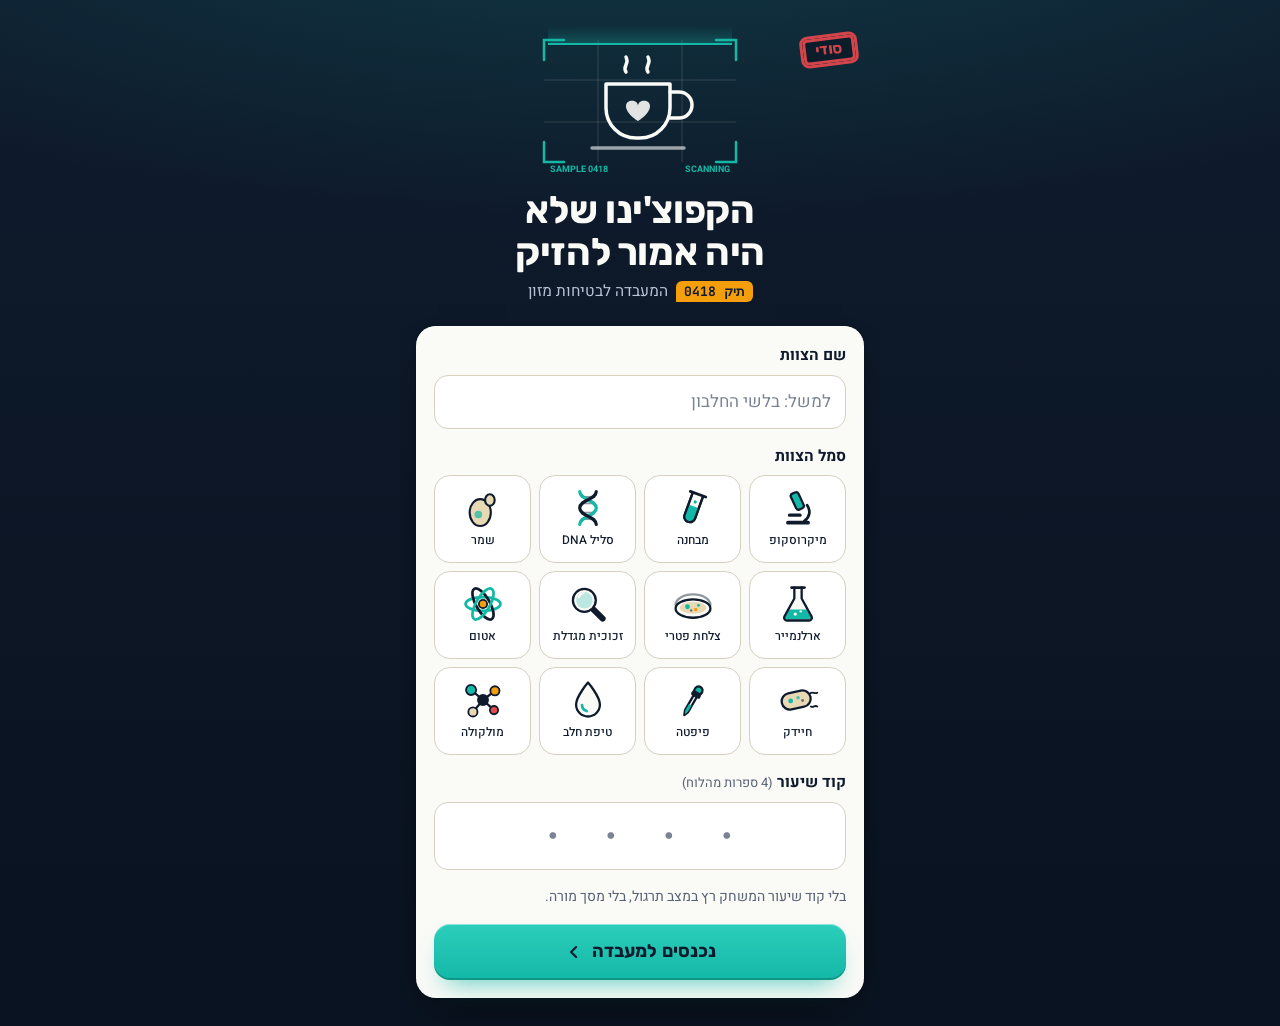
<file: public/index.html>
<!doctype html>
<html lang="he" dir="rtl">
<head>
<meta charset="utf-8">
<meta name="viewport" content="width=device-width, initial-scale=1, viewport-fit=cover">
<meta name="theme-color" content="#0F1B2D">
<title>תיק חקירה 0418 · הקפוצ'ינו שלא היה אמור להזיק</title>
<link rel="preconnect" href="https://fonts.googleapis.com">
<link rel="preconnect" href="https://fonts.gstatic.com" crossorigin>
<link href="https://fonts.googleapis.com/css2?family=Heebo:wght@400;500;700&family=JetBrains+Mono:wght@500;700&family=Rubik:wght@500;700&display=swap" rel="stylesheet">
<link rel="stylesheet" href="css/style.css">
</head>
<body>
<header id="top" class="top" hidden></header>
<main id="app" tabindex="-1"></main>
<nav id="progress" class="progress" aria-label="התקדמות בראיות" hidden></nav>
<div id="layer"></div>
<div id="drops" aria-hidden="true"></div>
<noscript><p style="color:#FAFAF7;padding:24px">כדי לשחק צריך להפעיל JavaScript בדפדפן.</p></noscript>
<script src="js/hash.js"></script>
<script src="js/art.js"></script>
<script src="js/content.js"></script>
<script src="js/app.js"></script>
</body>
</html>
</file>
<file: public/css/style.css>
/* תיק חקירה במעבדה פורנזית: פלטת האפיון + גוונים נגזרים לניגודיות */
:root {
  --night: #0F1B2D; --night2: #17283F; --deep: #0A1321; --line: #2C4160;
  --teal: #14B8A6; --teal-d: #0B6E63; --teal-l: #5EEAD4;
  --milk: #FAFAF7; --paper: #E8D9B5; --paper-d: #D6C394;
  --amber: #F59E0B; --amber-d: #8A5300;
  --red: #E5484D; --red-d: #C22D35; --red-l: #FFB1B4;
  --wa: #25D366;
  --ink2: #B7C5D9; --ink3: #8FA2BC; --sub: #566173;
  --hair: rgba(255, 255, 255, .1); --panel: rgba(255, 255, 255, .055);
  --head: 'Rubik', 'Heebo', system-ui, sans-serif;
  --body: 'Heebo', 'Assistant', system-ui, -apple-system, 'Segoe UI', sans-serif;
  --mono: 'JetBrains Mono', 'IBM Plex Mono', ui-monospace, 'SF Mono', Menlo, monospace;
  --ease: cubic-bezier(.16, 1, .3, 1);
  --lift: 0 1px 0 rgba(255, 255, 255, .7) inset, 0 22px 44px -22px rgba(0, 0, 0, .75), 0 2px 6px rgba(0, 0, 0, .18);
  --top: 60px; --foot: 74px; --r: 20px;
}
*, *::before, *::after { box-sizing: border-box; }
html { -webkit-text-size-adjust: 100%; overflow-x: hidden; background: var(--deep); scrollbar-color: var(--line) transparent; scrollbar-width: thin; }
body { margin: 0; color: var(--milk); font: 400 17px/1.55 var(--body); min-height: 100dvh; overscroll-behavior-y: none; caret-color: var(--teal);
  background: radial-gradient(130% 55% at 50% -12%, rgba(20, 184, 166, .2), transparent 62%), linear-gradient(180deg, var(--night) 0%, var(--deep) 100%) fixed; }
/* נייר מילימטרי של מעבדה, דוהה כלפי מטה */
body::before { content: ''; position: fixed; inset: 0; z-index: -1; pointer-events: none;
  background-image: linear-gradient(rgba(255, 255, 255, .04) 1px, transparent 1px), linear-gradient(90deg, rgba(255, 255, 255, .04) 1px, transparent 1px);
  background-size: 28px 28px; background-position: center top;
  -webkit-mask-image: radial-gradient(120% 75% at 50% 0%, #000 20%, transparent 78%); mask-image: radial-gradient(120% 75% at 50% 0%, #000 20%, transparent 78%); }
::selection { background: var(--teal); color: var(--night); }
::-webkit-scrollbar { width: 8px; height: 8px; }
::-webkit-scrollbar-thumb { background: var(--line); border-radius: 8px; }
/* אנימציות (חותמת נוחתת, רעידה) לא מרחיבות את הדף לרוחב */
#app, .overlay, .modal { overflow-x: clip; }
h1, h2, h3, legend, .btn, .stamp { font-family: var(--head); font-weight: 700; }
h1 { font-size: 27px; line-height: 1.18; letter-spacing: -.01em; margin: 0 0 8px; text-wrap: balance; }
h2 { font-size: 19px; line-height: 1.25; margin: 0 0 8px; }
p { margin: 0 0 10px; }
button, input, textarea { font: inherit; color: inherit; }
button { cursor: pointer; -webkit-tap-highlight-color: transparent; }
[hidden] { display: none !important; }
.mono { font-family: var(--mono); font-variant-numeric: tabular-nums; }
.sr { position: absolute; width: 1px; height: 1px; overflow: hidden; clip-path: inset(50%); white-space: nowrap; }
:focus-visible { outline: 3px solid var(--amber); outline-offset: 3px; border-radius: 6px; }
svg.ui { width: 1.25em; height: 1.25em; flex: none; vertical-align: -.24em; }
#app { max-width: 480px; margin: 0 auto; padding: calc(var(--top) + 18px) 16px calc(var(--foot) + 32px); outline: none; }
body[data-screen="join"] #app { padding-top: 20px; padding-bottom: 28px; }
body[data-screen="chat"] #app { padding: 0; }
.screen { display: flex; flex-direction: column; gap: 16px; animation: enter .5s var(--ease); }
@keyframes enter { from { opacity: 0; transform: translateY(12px); filter: blur(6px); } }
svg.art { display: block; max-width: 100%; height: auto; }
svg.art text { font-family: var(--body); }

/* ---------- כותרת עליונה ומד התקדמות ---------- */
.top { position: fixed; inset: 0 0 auto 0; z-index: 20; height: var(--top); background: rgba(12, 22, 38, .72); -webkit-backdrop-filter: blur(16px) saturate(1.5); backdrop-filter: blur(16px) saturate(1.5); border-bottom: 1px solid var(--hair); display: flex; align-items: center; gap: 10px; padding: 0 max(12px, calc(50% - 228px)); --t: 1; --tc: var(--teal); }
/* פס הזמן שנותר */
.top::after { content: ''; position: absolute; inset: auto 0 -1px 0; height: 2px; background: var(--tc); transform: scaleX(var(--t)); transform-origin: right; transition: transform 1s linear, background .4s; }
.top.idle::after { opacity: 0; }
.team { display: flex; align-items: center; gap: 9px; min-width: 0; flex: 1; }
.team .ico { width: 36px; flex: none; background: var(--milk); border-radius: 50%; padding: 3px; box-shadow: 0 0 0 2px rgba(20, 184, 166, .55); }
.team b { font-family: var(--head); white-space: nowrap; overflow: hidden; text-overflow: ellipsis; font-size: 16px; }
.net { font-size: 12px; font-weight: 700; background: var(--amber); color: var(--night); padding: 2px 9px; border-radius: 99px; white-space: nowrap; }
.timer { font: 700 18px/1 var(--mono); font-variant-numeric: tabular-nums; display: flex; align-items: center; gap: 7px; padding: 9px 13px 9px 11px; border-radius: 99px; background: var(--panel); border: 1px solid var(--hair); transition: background .4s, color .4s, border-color .4s; }
.timer .ui { width: 17px; height: 17px; color: var(--teal-l); }
.timer small { font: 700 11px/1 var(--body); }
.timer.idle { color: var(--ink3); }
.timer.idle .ui { color: inherit; }
.timer.warn { color: var(--amber); border-color: rgba(245, 158, 11, .5); background: rgba(245, 158, 11, .1); }
.timer.over { color: #FF8A8E; border-color: rgba(229, 72, 77, .6); background: rgba(229, 72, 77, .14); }
.timer.warn .ui, .timer.over .ui { color: inherit; }
.iconbtn { width: 44px; height: 44px; flex: none; border-radius: 50%; border: 1px solid var(--hair); background: var(--panel); display: grid; place-items: center; color: var(--ink2); transition: background .2s, color .2s; }
.iconbtn:hover, .iconbtn[aria-pressed="true"] { color: var(--milk); background: rgba(255, 255, 255, .1); }
.iconbtn .ui { width: 21px; height: 21px; }
.progress { position: fixed; inset: auto 0 0 0; z-index: 20; height: var(--foot); background: rgba(12, 22, 38, .78); -webkit-backdrop-filter: blur(16px) saturate(1.5); backdrop-filter: blur(16px) saturate(1.5); border-top: 1px solid var(--hair); display: flex; justify-content: center; align-items: center; padding-bottom: env(safe-area-inset-bottom); }
.track { list-style: none; margin: 0; padding: 0; display: flex; width: min(100%, 340px); }
.pg { flex: 1; position: relative; display: flex; flex-direction: column; align-items: center; gap: 4px; font-size: 11.500px; color: var(--ink3); }
.pg + .pg::before { content: ''; position: absolute; top: 16px; inset-inline-start: calc(-50% + 20px); width: calc(100% - 40px); height: 2px; border-radius: 2px; background: var(--line); transition: background .4s; }
.pg.done + .pg::before { background: var(--teal); }
.pg i { font: 700 14px/1 var(--mono); width: 34px; height: 34px; border-radius: 50%; border: 2px solid var(--line); background: var(--night); display: grid; place-items: center; transition: background .3s, border-color .3s; }
.pg i .ui { width: 18px; height: 18px; stroke-width: 3; }
.pg.cur { color: var(--amber); }
.pg.cur i { border-color: var(--amber); box-shadow: 0 0 0 4px rgba(245, 158, 11, .16); }
.pg.done { color: var(--teal-l); }
.pg.done i { background: var(--teal); border-color: var(--teal); color: var(--night); }

/* ---------- רכיבים ---------- */
.btn { display: flex; align-items: center; justify-content: center; gap: 8px; width: 100%; min-height: 56px; padding: 12px 20px; border: 0; border-radius: 16px; background: linear-gradient(180deg, #2CCDBB, var(--teal)); color: var(--night); font-size: 18px; letter-spacing: .005em; box-shadow: inset 0 1px 0 rgba(255, 255, 255, .45), inset 0 -2px 0 rgba(11, 110, 99, .45), 0 14px 26px -12px rgba(20, 184, 166, .7); transition: transform .18s var(--ease), box-shadow .18s var(--ease), filter .18s; }
.btn:hover:not(:disabled) { filter: brightness(1.06); }
.btn:active:not(:disabled) { transform: scale(.975); box-shadow: inset 0 1px 0 rgba(255, 255, 255, .3), 0 6px 12px -8px rgba(20, 184, 166, .7); }
.btn:disabled { background: var(--night2); color: var(--ink3); box-shadow: inset 0 0 0 1px var(--line); cursor: not-allowed; }
.btn .ui { width: 20px; height: 20px; stroke-width: 2.500; }
.btn.ghost { background: transparent; color: inherit; box-shadow: inset 0 0 0 1.500px currentColor; }
.btn.danger { background: var(--red-d); color: #fff; box-shadow: inset 0 1px 0 rgba(255, 255, 255, .25), 0 14px 26px -12px rgba(194, 45, 53, .7); }
/* חלון אישור איפוס */
.reset h2 { display: flex; align-items: center; gap: 8px; margin: 0; }
.reset h2 .ui { color: var(--red-d); }
.reset p { margin: 0; }
.confirm { display: grid; grid-template-columns: 1fr 1fr; gap: 8px; margin-top: 4px; }
.btn.amber { background: linear-gradient(180deg, #FBB740, var(--amber)); box-shadow: inset 0 1px 0 rgba(255, 255, 255, .45), inset 0 -2px 0 rgba(138, 83, 0, .4), 0 14px 26px -12px rgba(245, 158, 11, .7); }
.btn.big { min-height: 88px; font-size: 26px; border-radius: 20px; }
.linkbtn { display: inline-flex; align-items: center; gap: 7px; background: var(--panel); border: 1px solid var(--hair); border-radius: 99px; min-height: 44px; color: var(--teal-l); font-weight: 500; font-size: 15.500px; align-self: flex-start; padding: 0 16px 0 14px; transition: background .2s; }
.linkbtn:hover { background: rgba(255, 255, 255, .1); }
.card { background: var(--milk); color: var(--night); border-radius: var(--r); padding: 18px; box-shadow: var(--lift); }
.panel { background: linear-gradient(180deg, rgba(255, 255, 255, .075), rgba(255, 255, 255, .03)); border: 1px solid var(--hair); border-radius: var(--r); padding: 16px; }
.paper { background: var(--paper); color: var(--night); border-radius: 14px; padding: 18px; box-shadow: var(--lift); }
.kicker { font: 700 13px/1 var(--mono); letter-spacing: .08em; color: var(--teal); margin: 0; }
.lead { color: var(--ink2); margin: 0; }
.fine { font-size: 14px; color: var(--sub); margin: 0; }
.fine.center, .center { text-align: center; }
.screen > .fine { color: var(--ink3); }
.err { color: var(--red-d); font-weight: 700; font-size: 15px; margin: 0; display: flex; align-items: center; gap: 6px; }
.err:empty { display: none; }
.field { display: flex; flex-direction: column; gap: 7px; font-weight: 700; font-size: 15.500px; }
.field small { font-weight: 400; color: var(--sub); }
input:not([type=radio]), textarea { width: 100%; border: 1.500px solid #D5D0C0; border-radius: 14px; background: #fff; color: var(--night); padding: 13px 14px; min-height: 52px; font-size: 17px; font-weight: 400; transition: border-color .2s, box-shadow .2s; }
input::placeholder, textarea::placeholder { color: #7A8494; }
textarea { resize: vertical; line-height: 1.45; display: block; }
input:focus, textarea:focus { outline: none; border-color: var(--teal-d); box-shadow: 0 0 0 4px rgba(20, 184, 166, .28); }
.tagnum { display: inline-block; white-space: nowrap; flex: none; font: 700 12px/1 var(--mono); background: var(--amber); color: var(--night); padding: 5px 9px; border-radius: 6px 6px 6px 0; }
.stamp { display: inline-block; color: var(--red-d); border: 3px solid currentColor; border-radius: 8px; padding: 3px 12px; font-size: 18px; letter-spacing: .04em; line-height: 1.3; white-space: nowrap; box-shadow: inset 0 0 0 2px transparent, inset 0 0 0 3px currentColor; opacity: .92; }
.stamp.tilt { transform: rotate(-7deg); }
.stamp.teal { color: var(--teal); }
.stamp.small { font-size: 14px; padding: 2px 8px; border-width: 2px; }
.stamp.big { font-size: 30px; padding: 6px 20px; border-width: 4px; }
.stamp.land { animation: land .45s cubic-bezier(.2, 1.4, .4, 1) .55s both; }
@keyframes land { from { transform: rotate(-7deg) scale(2.600); opacity: 0; filter: blur(4px); } to { transform: rotate(-7deg) scale(1); opacity: .92; filter: none; } }
.lock { width: 34px; overflow: visible; }
.lock .shackle { transform-box: view-box; transform-origin: 29px 23px; transition: transform .6s cubic-bezier(.3, 1.5, .5, 1); }
.lock.open .shackle { transform: translateY(-3px) rotate(30deg); }
.biglock .shackle { stroke: var(--milk); }
.chalk { background: var(--night2); border: 8px solid var(--paper-d); border-radius: 12px; padding: 14px 12px 10px; color: var(--milk); text-align: center; font-family: var(--head); display: flex; flex-direction: column; align-items: center; gap: 4px; box-shadow: inset 0 0 0 2px rgba(15, 27, 45, .5), inset 0 10px 30px rgba(0, 0, 0, .35); }
.chalk-new { color: var(--amber); font-size: 22px; transform: rotate(-4deg); }
.chalk-line { font-size: 19px; line-height: 1.3; }
.chalk .art { width: 54px; opacity: .9; }
.chalk-in { background: transparent !important; color: var(--milk) !important; border: 2px dashed rgba(250, 250, 247, .5) !important; text-align: center; font: 700 20px/1.35 var(--head) !important; box-shadow: none !important; }
.chalk-in::placeholder { color: rgba(250, 250, 247, .7); font-weight: 500; }
.toast { position: fixed; z-index: 60; bottom: calc(var(--foot) + 18px); inset-inline: 16px; margin: auto; width: fit-content; max-width: 440px; background: var(--milk); color: var(--night); padding: 11px 20px; border-radius: 99px; font-weight: 700; box-shadow: 0 18px 36px -12px rgba(0, 0, 0, .7); animation: enter .4s var(--ease); }
.overlay { position: fixed; inset: 0; z-index: 50; background: rgba(8, 15, 27, .86); -webkit-backdrop-filter: blur(14px); backdrop-filter: blur(14px); display: grid; place-items: center; text-align: center; padding: 24px; animation: fade .3s; }
@keyframes fade { from { opacity: 0; } }
.overlay > div { max-width: 420px; width: 100%; }
.overlay h2 { font-size: 26px; margin: 10px 0 18px; text-wrap: balance; }
.overlay p { color: var(--ink2); }
.pause-ico { width: 84px; height: 84px; margin: 0 auto 6px; border-radius: 50%; display: grid; place-items: center; color: var(--amber); background: rgba(245, 158, 11, .12); border: 1px solid rgba(245, 158, 11, .45); }
.pause-ico .ui { width: 40px; height: 40px; stroke-width: 2.500; }
.vote-btns { display: grid; grid-template-columns: 1fr 1fr; gap: 12px; }
.modal { position: fixed; inset: 0; z-index: 40; background: rgba(8, 15, 27, .7); -webkit-backdrop-filter: blur(8px); backdrop-filter: blur(8px); display: flex; align-items: flex-end; justify-content: center; animation: fade .25s; }
.modal-card { background: var(--paper); color: var(--night); width: min(100%, 480px); max-height: 90dvh; overflow: auto; border-radius: 26px 26px 0 0; padding: 22px 16px calc(20px + env(safe-area-inset-bottom)); display: flex; flex-direction: column; gap: 12px; animation: up .45s var(--ease); box-shadow: 0 -20px 50px rgba(0, 0, 0, .5); }
@keyframes up { from { transform: translateY(60px); opacity: 0; } }
.modal.reread .modal-card { background: var(--night); color: var(--milk); border-top: 1px solid var(--hair); }
#drops { position: fixed; inset: 0; z-index: 45; pointer-events: none; overflow: hidden; }
#drops i { position: absolute; top: -24px; width: 13px; height: 13px; background: var(--milk); border-radius: 0 50% 50% 50%; transform: rotate(45deg) scale(var(--s)); animation: fall 1s ease-in both; }
@keyframes fall { to { top: 105%; opacity: .7; } }

/* ---------- פתיחה ---------- */
.hero { position: relative; display: flex; flex-direction: column; align-items: center; text-align: center; gap: 6px; padding-top: 6px; }
.heroscan { width: 220px; }
.scanline { animation: scan 2.800s var(--ease) infinite alternate; }
@keyframes scan { from { transform: translateY(8px); } to { transform: translateY(112px); } }
.steam { animation: steam 2.600s ease-in-out infinite; }
.steam.s2 { animation-delay: .9s; }
@keyframes steam { 0%, 100% { opacity: .15; transform: translateY(3px); } 50% { opacity: .75; transform: translateY(-2px); } }
.hero .stamp { position: absolute; top: 14px; inset-inline-start: 6px; color: var(--red); font-size: 15px; background: rgba(10, 19, 33, .6); }
.hero h1 { font-size: clamp(30px, 9vw, 38px); line-height: 1.1; margin: 8px 0 0; }
.caseline { margin: 0; color: var(--ink2); font-size: 15.500px; display: flex; gap: 8px; align-items: center; flex-wrap: wrap; justify-content: center; }
.caseline b { font: 700 13px/1 var(--mono); color: var(--night); background: var(--amber); padding: 4px 8px; border-radius: 6px 6px 6px 0; }
.join form { display: flex; flex-direction: column; gap: 16px; margin-top: 6px; }
.icons { border: 0; padding: 0; margin: 0; min-width: 0; }
.icons legend { padding: 0; margin-bottom: 7px; font: 700 15.500px var(--body); }
.iconrow { display: grid; grid-template-columns: repeat(4, 1fr); gap: 8px; }
.iconpick input { position: absolute; opacity: 0; }
.iconpick span { display: flex; flex-direction: column; align-items: center; gap: 3px; padding: 10px 2px 7px; border: 1.500px solid #D5D0C0; border-radius: 16px; min-height: 88px; position: relative; background: #fff; transition: border-color .2s, background .2s, transform .25s var(--ease), box-shadow .25s; }
.iconpick .ico { width: 44px; }
.iconpick small { font-size: 12px; line-height: 1.2; text-align: center; font-weight: 500; }
.iconpick input:checked + span { border-color: var(--teal-d); background: #E3F6F3; box-shadow: 0 0 0 3px rgba(20, 184, 166, .3), 0 10px 18px -10px rgba(11, 110, 99, .6); transform: translateY(-2px); }
.iconpick input:checked + span::after { content: ''; position: absolute; top: -8px; inset-inline-start: -6px; width: 22px; height: 22px; border-radius: 50%; background: var(--teal-d) url("data:image/svg+xml,%3Csvg xmlns='http://www.w3.org/2000/svg' viewBox='0 0 24 24' fill='none' stroke='white' stroke-width='3.5' stroke-linecap='round' stroke-linejoin='round'%3E%3Cpath d='M5 12.5l4.5 4.5L19 7.5'/%3E%3C/svg%3E") center/14px no-repeat; }
.iconpick input:focus-visible + span { outline: 3px solid var(--amber); outline-offset: 2px; }
#tcode { font-size: 26px; font-weight: 700; letter-spacing: .5em; text-indent: .5em; text-align: center; }
#tcode::placeholder { letter-spacing: .5em; }

/* ---------- וואטסאפ ---------- */
.chat { height: 100dvh; gap: 0; background: #ECE5DA; color: var(--night); animation: fade .4s; }
.wa-head { display: flex; align-items: center; gap: 10px; padding: 9px 12px; background: var(--wa); color: var(--night); box-shadow: 0 2px 10px rgba(15, 27, 45, .22); position: relative; z-index: 1; }
.wa-head .ava { width: 42px; flex: none; }
.wa-who { display: flex; flex-direction: column; line-height: 1.2; flex: 1; }
.wa-who b { font-family: var(--head); font-size: 18px; }
.wa-who span { font-size: 13px; }
.wa-skip { min-height: 44px; padding: 0 16px; border-radius: 99px; border: 0; background: rgba(15, 27, 45, .14); font-weight: 700; font-size: 15px; }
.wa-body { flex: 1; overflow-y: auto; padding: 14px 10px; display: flex; flex-direction: column; gap: 6px; }
.msg { display: flex; }
.msg.noa { justify-content: flex-end; }
.msg > .bub { max-width: 82%; padding: 7px 10px 5px; border-radius: 14px; background: #fff; box-shadow: 0 1px 1px rgba(15, 27, 45, .18); font-size: 17px; line-height: 1.4; animation: pop .35s var(--ease); overflow-wrap: anywhere; }
@keyframes pop { from { transform: translateY(8px) scale(.94); opacity: 0; } }
.msg.noa > .bub { background: #D9FDD3; border-end-end-radius: 4px; }
.msg.mom > .bub { border-end-start-radius: 4px; }
.msg > .bub.img { padding: 5px; width: 82%; }
.meta { display: inline-flex; gap: 4px; align-items: center; font-size: 11.500px; color: var(--sub); margin-inline-start: 10px; float: inline-end; margin-top: 6px; }
.ticks { font-style: normal; color: #1D8FD1; letter-spacing: -3px; font-weight: 700; }
.typing > .bub { display: flex; gap: 4px; padding: 12px 12px; }
.typing i { width: 7px; height: 7px; border-radius: 50%; background: #8793A3; animation: blink 1s infinite; }
.typing i:nth-child(3) { animation-delay: .15s; } .typing i:nth-child(4) { animation-delay: .3s; }
@keyframes blink { 0%, 60%, 100% { opacity: .3; transform: none; } 30% { opacity: 1; transform: translateY(-3px); } }
.wa-div { text-align: center; margin: 10px 0; }
.wa-div span { background: #D8DCE0; color: #36414F; font-size: 13px; padding: 4px 12px; border-radius: 8px; }
.wa-foot { padding: 10px 14px calc(14px + env(safe-area-inset-bottom)); min-height: 80px; display: grid; place-items: center; }
.wa-foot .btn { background: var(--night); color: var(--milk); box-shadow: 0 14px 26px -14px rgba(15, 27, 45, .9); }
.wa-tip { font-size: 14px; color: var(--sub); display: inline-flex; align-items: center; gap: 6px; }
.wa-mini { border-radius: var(--r); overflow: hidden; background: #ECE5DA; color: var(--night); box-shadow: var(--lift); }
.wa-mini .wa-body { padding: 16px 12px 22px; }

/* ---------- המחלוקת ---------- */
.review header { display: flex; align-items: center; gap: 10px; margin-bottom: 10px; }
.review .ava, .biz { width: 44px; height: 44px; flex: none; }
.biz { border-radius: 50%; background: var(--night); display: grid; place-items: center; }
.biz .art { width: 28px; }
.review header > div { display: flex; flex-direction: column; line-height: 1.3; }
.review small { color: var(--sub); font-size: 13px; }
.stars { display: flex; gap: 2px; margin-top: 2px; }
.stars .star { width: 17px; height: 17px; fill: #C9CDD3; }
.stars .star.on { fill: var(--amber); stroke: var(--amber-d); stroke-width: 1; }
.review p { margin: 0; font-size: 18px; line-height: 1.5; }
.review.reply { margin-inline-start: 26px; background: #F0EEE6; position: relative; }
.review.reply::before { content: ''; position: absolute; top: -16px; inset-inline-start: -15px; width: 15px; height: 46px; border: 2px solid var(--line); border-top: 0; border-inline-end: 0; border-end-start-radius: 12px; }
.whois { text-align: center; font-size: 52px; letter-spacing: -.02em; margin: 18px 0 8px; color: var(--amber); }

/* ---------- מכתב המשימה ---------- */
.envelope { background: var(--paper); border-radius: 6px 6px 18px 18px; padding: 30px 12px 14px; position: relative; margin-top: 34px; box-shadow: 0 26px 46px -22px rgba(0, 0, 0, .8); }
.env-flap-open { position: absolute; inset: -34px 0 auto 0; height: 36px; background: var(--paper-d); clip-path: polygon(0 100%, 50% 0, 100% 100%); transform-origin: bottom; animation: flap .6s var(--ease) both; }
@keyframes flap { from { transform: rotateX(180deg); } }
.envelope .paper { background: var(--milk); position: relative; animation: sheet .6s var(--ease) .3s both; box-shadow: 0 2px 8px rgba(15, 27, 45, .25); }
@keyframes sheet { from { transform: translateY(46px); opacity: 0; } }
.envelope .stamp.corner { position: absolute; top: -22px; inset-inline-end: 8px; background: rgba(250, 250, 247, .85); font-size: 15px; animation: land .4s cubic-bezier(.2, 1.4, .4, 1) .9s both; }
.envelope .to { margin-top: 12px; font-size: 18px; }
.envelope ol { margin: 0; padding-inline-start: 22px; }
.envelope li { margin-bottom: 6px; font-weight: 500; }
.gate { text-align: center; color: var(--amber); font-weight: 700; margin: 0; display: flex; justify-content: center; align-items: center; gap: 10px; padding: 10px; border-radius: 99px; background: rgba(245, 158, 11, .1); border: 1px solid rgba(245, 158, 11, .4); }
.spin { width: 16px; height: 16px; border-radius: 50%; border: 3px solid var(--amber); border-inline-start-color: transparent; animation: spin 1s linear infinite; }
@keyframes spin { to { transform: rotate(360deg); } }

/* ---------- לוח הראיות ---------- */
.envs { display: grid; grid-template-columns: 1fr 1fr; gap: 12px; margin-top: 4px; }
.env { position: relative; min-height: 172px; border: 0; border-radius: 8px 8px 18px 18px; background: var(--paper); color: var(--night); padding: 12px 12px 12px; display: flex; flex-direction: column; align-items: flex-start; gap: 8px; text-align: start; overflow: hidden; box-shadow: 0 22px 36px -20px rgba(0, 0, 0, .8); transition: transform .3s var(--ease), box-shadow .3s; }
.env::before { content: ''; position: absolute; inset: 0 0 auto 0; height: 50px; background: var(--paper-d); clip-path: polygon(0 0, 100% 0, 50% 100%); opacity: .75; }
.env > * { position: relative; }
.env-title { font: 700 17px/1.25 var(--head); margin-top: 30px; }
.env.locked { background: #A99F87; cursor: default; box-shadow: none; }
.env.locked::before { background: #8E856F; }
.env.locked .env-title { color: #1E2A3D; font-size: 14.500px; font-weight: 500; }
.env.locked .lock { position: absolute; inset: auto 0 18px 0; margin: auto; width: 40px; }
.env.open { outline: 2.500px solid var(--teal); outline-offset: 3px; box-shadow: 0 26px 40px -18px rgba(20, 184, 166, .65); }
.env.open:active { transform: scale(.97); }
.env-go { margin-top: auto; align-self: stretch; display: flex; align-items: center; justify-content: center; gap: 4px; background: var(--night); color: var(--milk); font-weight: 700; font-size: 13.500px; white-space: nowrap; padding: 10px 6px; border-radius: 12px; }
.env-go .ui { width: 16px; height: 16px; stroke-width: 2.500; }
.env.just .lock { position: absolute; inset: 52px 0 auto 0; margin: auto; width: 42px; animation: gone .4s ease-in 1s both; }
.env.just .lock .shackle { animation: unlock .6s cubic-bezier(.3, 1.5, .5, 1) .2s both; }
@keyframes unlock { from { transform: none; } }
@keyframes gone { to { opacity: 0; transform: translateY(-14px); } }
.env.solved { background: linear-gradient(180deg, rgba(20, 184, 166, .16), rgba(20, 184, 166, .05)); color: var(--milk); box-shadow: inset 0 0 0 1.500px rgba(20, 184, 166, .6); cursor: default; }
.env.solved::before { background: var(--teal); opacity: .22; }
.env.solved .stamp { margin: auto auto 6px; }

/* ---------- עמדות: כללי ---------- */
.st-head { display: flex; gap: 12px; align-items: center; }
.st-head h1 { font-size: 23px; margin: 6px 0 0; }
/* כפתור חזרה בראש מסכי הסיפור ופסק הדין */
.backrow { display: flex; align-items: center; gap: 10px; color: var(--ink2); font-weight: 500; font-size: 15px; margin-bottom: -4px; }
/* שלבי העמדה: תדריך, משימה, קוד */
.steps { list-style: none; margin: -2px 0 0; padding: 0; display: flex; gap: 6px; }
.steps li { flex: 1; font-size: 12.500px; font-weight: 500; color: var(--ink3); padding-top: 8px; position: relative; white-space: nowrap; transition: color .3s; }
.steps li::before { content: ''; position: absolute; inset: 0 0 auto 0; height: 3px; border-radius: 3px; background: var(--line); transition: background .3s; }
.steps li.done { color: var(--teal-l); }
.steps li.done::before { background: var(--teal); }
.steps li.cur { color: var(--milk); font-weight: 700; }
.steps li.cur::before { background: var(--amber); }
.inst { margin: 0; color: var(--ink2); }
.note { font-size: 13.500px; color: var(--ink3); text-align: center; margin: 6px 0 0; }
.info { display: flex; flex-direction: column; gap: 10px; }
.info .art { background: #F1E8D2; border-radius: 14px; width: 100%; }
.info p { margin: 0; }
.info h2 { margin: 4px 0 0; font-size: 22px; }
.rule { background: #DDF4F1; padding: 12px 14px; border-radius: 14px; box-shadow: inset 0 0 0 1px rgba(11, 110, 99, .25); }
.rule b { display: inline-block; background: var(--teal-d); color: #fff; font-size: 13px; padding: 1px 9px; border-radius: 99px; margin-inline-end: 4px; }
.carousel { display: flex; gap: 12px; overflow-x: auto; scroll-snap-type: x mandatory; margin: 0 -16px; padding: 4px 16px 24px; scrollbar-width: none; align-items: flex-start; }
.carousel::-webkit-scrollbar { display: none; }
.carousel .info { flex: 0 0 90%; scroll-snap-align: center; }
.dots { display: flex; justify-content: center; margin-top: -14px; }
.dot { width: 40px; height: 32px; border: 0; background: none; position: relative; }
.dot::after { content: ''; position: absolute; inset: 0; margin: auto; width: 9px; height: 9px; border-radius: 9px; background: var(--line); transition: width .35s var(--ease), background .3s; }
.dot.on::after { background: var(--teal); width: 28px; }
.codebox h2 { display: flex; align-items: center; gap: 8px; }
.codebox { background: linear-gradient(180deg, #1B3050, var(--night2)); color: var(--milk); border: 1px solid rgba(20, 184, 166, .7); display: flex; flex-direction: column; gap: 14px; box-shadow: 0 24px 44px -24px rgba(20, 184, 166, .55), inset 0 1px 0 rgba(255, 255, 255, .08); transition: border-color .3s, box-shadow .3s; }
.codebox h2 { margin: 0; }
.codebox h2 .ui { color: var(--teal-l); }
.codehelp { margin: -6px 0 0; font-size: 14.500px; color: var(--ink2); }
.code { height: 62px; text-align: center; font-size: 28px !important; font-weight: 700 !important; letter-spacing: .12em; background: var(--deep) !important; color: var(--milk) !important; border: 1.500px solid var(--teal) !important; border-radius: 14px !important; padding: 0 !important; }
.code:focus { box-shadow: 0 0 0 4px rgba(20, 184, 166, .32) !important; }
.code::placeholder { color: var(--ink3); font-size: 17px; letter-spacing: 0; font-family: var(--body); font-weight: 400; }
.code:disabled, .aa:disabled { border-style: dashed !important; border-color: var(--line) !important; opacity: .6; }
.codebox .err { color: var(--red-l); }
.pair { display: flex; gap: 8px; align-items: flex-start; }
.pair label { flex: 1; display: flex; flex-direction: column; align-items: center; gap: 6px; text-align: center; font-size: 13.500px; line-height: 1.25; color: var(--ink2); min-width: 0; }
.pair label .ava { width: 30px; }
.pair label > span { display: flex; flex-direction: column; align-items: center; gap: 3px; }
.dash { font: 700 26px/62px var(--mono); color: var(--ink3); }
.shake { animation: shake .4s; }
.codebox.shake, .codons.shake .aa { border-color: var(--red) !important; box-shadow: 0 0 0 4px rgba(229, 72, 77, .4); }
@keyframes shake { 20% { transform: translateX(-9px); } 40% { transform: translateX(8px); } 60% { transform: translateX(-6px); } 80% { transform: translateX(4px); } }
.hintbtn { display: flex; align-items: center; justify-content: center; gap: 8px; min-height: 52px; border: 1.500px dashed rgba(245, 158, 11, .8); border-radius: 16px; background: rgba(245, 158, 11, .07); color: var(--amber); font-weight: 700; transition: background .2s; }
.hintbtn:hover { background: rgba(245, 158, 11, .14); }
.hints h2 { margin: 0; display: flex; align-items: center; gap: 8px; }
.hint { border-radius: 16px; padding: 14px; text-align: start; }
.hint p { margin: 4px 0 0; }
.hint b { font-family: var(--head); }
.hint.open { background: var(--milk); box-shadow: inset 0 0 0 1.500px var(--amber); }
.hint.open b { display: inline-block; background: var(--amber); padding: 1px 10px; border-radius: 99px; font-size: 14px; }
.hint.sealed { min-height: 58px; background: var(--paper-d); border: 1.500px dashed var(--night); display: flex; justify-content: space-between; align-items: center; width: 100%; }
.hint.sealed:disabled { opacity: .5; }
.hint.ask { background: var(--milk); box-shadow: inset 0 0 0 2px var(--amber); }
.hint .row { display: grid; grid-template-columns: 1.400fr 1fr; gap: 8px; margin-top: 12px; }
.auto { background: var(--milk); padding: 9px 12px; border-radius: 12px; font-weight: 700; margin: 0; }

/* ---------- עמדה 1 ---------- */
.customers { display: grid; grid-template-columns: repeat(3, 1fr); gap: 8px; }
.cust { background: linear-gradient(180deg, rgba(255, 255, 255, .08), rgba(255, 255, 255, .03)); border: 1px solid var(--hair); border-radius: 16px; padding: 12px 4px 10px; display: flex; flex-direction: column; align-items: center; text-align: center; line-height: 1.25; }
.cust .ava { width: 48px; margin-bottom: 6px; }
.cust b { font-family: var(--head); }
.cust small { font-size: 13.500px; color: var(--ink2); }
.pickwrap { padding: 12px 8px 8px; }
.pick { width: 100%; border-collapse: collapse; table-layout: fixed; }
.pick thead td { width: 21%; }
.pick th { font-weight: 500; padding: 2px; }
.pick thead th { vertical-align: bottom; padding-bottom: 6px; }
.pick thead .ico { width: 40px; margin: 0 auto; }
.pick thead small { display: block; font-size: 12px; line-height: 1.15; min-height: 28px; }
.pick tbody th { font-size: 14px; font-weight: 700; }
.pick tbody .ava { width: 36px; margin: 0 auto; }
.pick td { padding: 5px 3px; text-align: center; }
.pick tbody tr { border-top: 1px solid #E6E2D4; }
.cell { width: 100%; max-width: 56px; aspect-ratio: 1; min-height: 46px; border-radius: 14px; border: 1.500px dashed #B5AF9C; background: #fff; display: inline-grid; place-items: center; color: transparent; transition: transform .25s var(--ease), background .2s, border-color .2s; }
.cell:active { transform: scale(.9); }
.cell .ui { width: 26px; height: 26px; stroke-width: 3; }
.cell.m1 { background: var(--teal); border: 1.500px solid var(--teal-d); color: var(--night); box-shadow: 0 8px 14px -8px rgba(11, 110, 99, .8); }
.cell.m2 { background: var(--red-d); border: 1.500px solid #8E1D24; color: #fff; box-shadow: 0 8px 14px -8px rgba(142, 29, 36, .8); }
/* איך בונים את הקוד */
.howto h2 { font-size: 17px; margin: 0 0 12px; display: flex; align-items: center; gap: 8px; }
.howto h2 .ui { color: var(--teal-l); }
.howto ol { list-style: none; margin: 0; padding: 0; display: flex; flex-direction: column; gap: 12px; counter-reset: s; }
.howto li { counter-increment: s; display: grid; grid-template-columns: 28px 1fr; gap: 10px; align-items: start; color: var(--ink2); font-size: 16px; line-height: 1.45; }
.howto li::before { content: counter(s); font: 700 14px/28px var(--mono); width: 28px; height: 28px; border-radius: 50%; text-align: center; background: rgba(20, 184, 166, .18); color: var(--teal-l); box-shadow: inset 0 0 0 1px rgba(20, 184, 166, .5); }
.howto li b { color: var(--milk); }
.eg { display: flex; align-items: center; gap: 6px; margin-top: 8px; flex-wrap: wrap; direction: rtl; }
.eg i { width: 30px; height: 30px; border-radius: 9px; display: grid; place-items: center; font-style: normal; }
.eg i .ui { width: 17px; height: 17px; stroke-width: 3; }
.eg i.y { background: var(--teal); color: var(--night); }
.eg i.n { background: var(--red-d); color: #fff; }
.eg .arrow { color: var(--ink3); }
.eg .digit, .egcode .digit { font: 700 18px/32px var(--mono); min-width: 36px; height: 34px; text-align: center; border-radius: 9px; background: var(--deep); border: 1.500px solid var(--teal); color: var(--milk); }
.eg small { font-size: 13.500px; color: var(--ink3); }
.egcode { display: inline-flex; align-items: center; gap: 5px; direction: ltr; margin-top: 8px; }
.egcode .digit { color: var(--ink3); border-style: dashed; border-color: var(--line); }
.egcode .dash { font: 700 18px/34px var(--mono); align-self: flex-start; }
.egcode em { font-style: normal; font-size: 12px; color: var(--ink3); width: 36px; text-align: center; display: block; }
.egcode > span { display: flex; flex-direction: column; align-items: center; gap: 2px; }

/* ---------- עמדה 2 ---------- */
.s2 { padding-bottom: 60px; }
.codons-wrap { position: sticky; top: var(--top); z-index: 5; background: var(--night); padding: 10px 0 8px; margin: -4px -16px; padding-inline: 16px; scroll-margin-top: var(--top); box-shadow: 0 10px 14px -12px rgba(0, 0, 0, .8); }
.codons { display: flex; gap: 6px; }
.codon { flex: 1; display: flex; flex-direction: column; gap: 6px; min-width: 0; }
.tile { border: 0; border-radius: 12px; background: var(--milk); padding: 10px 0; min-height: 50px; font-weight: 700; font-size: 16.500px; display: flex; justify-content: center; gap: 2px; box-shadow: inset 0 -3px 0 rgba(15, 27, 45, .14), 0 10px 16px -10px rgba(0, 0, 0, .7); transition: transform .25s var(--ease); }
.tile:active { transform: scale(.94); }
.tile.sel { outline: 2.500px solid var(--teal); outline-offset: 2px; }
.b { display: inline-block; width: 1.150em; text-align: center; border-radius: 5px; font-family: var(--mono); font-weight: 700; line-height: 1.5; }
.bA { background: var(--teal); color: var(--night); } .bU { background: var(--red-d); color: #fff; }
.bC { background: var(--night); color: #fff; } .bG { background: var(--amber); color: var(--night); }
.aa { height: 52px; min-height: 52px !important; padding: 0 !important; text-align: center; font-size: 24px !important; font-weight: 700 !important; background: var(--deep) !important; color: var(--milk) !important; border: 1.500px solid var(--teal) !important; border-radius: 12px !important; text-transform: uppercase; }
.stopbox { border-style: dashed !important; border-color: var(--ink3) !important; display: grid; place-items: center; }
.stopbox .stop { width: 30px; }
.where { display: flex; gap: 10px; align-items: flex-start; background: rgba(245, 158, 11, .1); border: 1px solid rgba(245, 158, 11, .4); padding: 10px 14px; border-radius: 14px; margin: 0; font-size: 16px; }
.where:empty { display: none; }
.sheet { position: fixed; z-index: 15; bottom: var(--foot); inset-inline: 0; margin: 0 auto; width: min(100%, 480px); height: min(calc(100dvh - var(--foot) - 214px), 500px); background: var(--milk); color: var(--night); border-radius: 24px 24px 0 0; box-shadow: 0 -18px 40px rgba(0, 0, 0, .55); transform: translateY(calc(100% - 56px)); transition: transform .5s var(--ease); display: flex; flex-direction: column; }
.sheet.open { transform: none; }
.sheet.dragging { transition: none; }
.grab { height: 56px; flex: none; display: flex; align-items: center; justify-content: center; gap: 10px; touch-action: none; cursor: grab; position: relative; user-select: none; -webkit-user-select: none; }
.grab i { position: absolute; top: 8px; width: 42px; height: 5px; border-radius: 3px; background: #B5AF9C; }
.grab b { font-family: var(--head); margin-top: 10px; }
.grab span { font-size: 13px; color: var(--sub); margin-top: 10px; }
.sheet-body { flex: 1; min-height: 0; display: flex; flex-direction: column; padding: 0 6px 8px; }
.sheet-bar { display: flex; justify-content: space-between; align-items: center; gap: 8px; padding: 0 4px 6px; }
.legend { font-size: 12px; color: #4A5565; line-height: 1.3; }
.sheet-bar .linkbtn { color: var(--teal-d); background: #E3F6F3; border-color: rgba(11, 110, 99, .3); white-space: nowrap; flex: none; min-height: 40px; }
.ctable-scroll { overflow: auto; flex: 1; min-height: 0; }
.ctable { display: grid; grid-template-columns: 22px repeat(4, minmax(0, 1fr)); gap: 3px; font: 500 10.500px/1.55 var(--mono); }
.ch { display: grid; place-items: center; font-size: 13px; border-radius: 6px; padding: 2px 0; transition: background .2s; }
.cc { background: #fff; border: 1px solid #DAD6C8; border-radius: 8px; padding: 2px; transition: background .2s, border-color .2s; }
.cl { white-space: nowrap; display: flex; align-items: center; gap: 3px; padding: 0 2px; border-radius: 4px; }
.cl span { font-weight: 700; }
.cl.stopc { background: #D2D2CC; }
.cl .stop, .cl .flag { width: 11px; flex: none; }
.cl.start { background: #DDF4F1; }
.ch.hl { background: var(--amber); }
.cc.hl { background: #FCE5B8; border-color: var(--amber-d); }
.cc.hl3 { background: #DDF4F1; outline: 3px solid var(--teal-d); outline-offset: -1px; }
.sheet.zoom .ctable { width: 700px; font-size: 14.500px; grid-template-columns: 28px repeat(4, 1fr); }
@media (min-width: 400px) { .ctable { font-size: 11.500px; } }

/* ---------- עמדה 3 ---------- */
.sort { list-style: none; margin: 8px 0 0; padding: 0; display: flex; flex-direction: column; gap: 10px; }
.scard { position: relative; background: var(--milk); color: var(--night); border-radius: 18px; padding: 8px 14px 8px 6px; display: flex; align-items: center; gap: 8px; box-shadow: 0 14px 22px -16px rgba(0, 0, 0, .8); transition: box-shadow .25s; }
.scard p { flex: 1; margin: 0; font-size: 16px; line-height: 1.3; font-weight: 500; padding-inline-start: 26px; }
.tagletter { position: absolute; top: -7px; inset-inline-start: -5px; width: 36px; height: 36px; border-radius: 50%; background: var(--amber); border: 2.500px solid var(--night); display: grid; place-items: center; font: 700 21px/1 var(--head); }
.stepart { width: 60px; flex: none; }
.handle { width: 44px; height: 60px; flex: none; border: 0; background: #ECE9DD; border-radius: 12px; touch-action: none; cursor: grab; display: flex; flex-direction: column; justify-content: center; align-items: center; gap: 5px; }
.handle i { width: 18px; height: 2.500px; border-radius: 2px; background: var(--night); }
.scard.dragging { z-index: 6; outline: 2.500px solid var(--teal); box-shadow: 0 30px 44px -14px rgba(0, 0, 0, .85); }
.letters { display: flex; justify-content: center; gap: 8px; margin-top: 4px; }
.letters span { width: 48px; height: 54px; border: 1.500px dashed rgba(20, 184, 166, .8); border-radius: 12px; background: rgba(20, 184, 166, .07); display: grid; place-items: center; font: 700 26px/1 var(--head); }

/* ---------- עמדה 4 ---------- */
.gelwrap { background: linear-gradient(180deg, rgba(255, 255, 255, .075), rgba(255, 255, 255, .03)); border: 1px solid var(--hair); border-radius: var(--r); padding: 12px 8px 10px; }
.lanehead, .lanecount { display: grid; grid-template-columns: repeat(3, 1fr); padding: 0 10.900% 0 4.700%; text-align: center; }
.lanehead .ico { width: 38px; margin: 0 auto; background: var(--milk); border-radius: 12px; padding: 2px; }
.lanehead small { display: block; font-size: 13px; line-height: 1.2; margin: 4px 0 8px; font-weight: 500; }
.lanecount { font-size: 13.500px; color: var(--ink2); margin-top: 8px; font-variant-numeric: tabular-nums; }
.gel { width: 100%; display: block; touch-action: pan-y; user-select: none; -webkit-user-select: none; }
.gel-bg { fill: #DCE7EE; }
.well { fill: var(--night); opacity: .35; }
.guide { stroke: var(--night); opacity: .08; }
.band { cursor: pointer; }
.band .ink { fill: #14305C; opacity: .85; }
.band .dot { display: none; }
.band.on .dot { display: block; }
.dot circle { fill: var(--teal); stroke: #fff; stroke-width: 2; }
.dot path { fill: none; stroke: var(--night); stroke-width: 2.400; stroke-linecap: round; stroke-linejoin: round; }
.band.lit .ink { stroke: var(--amber); stroke-width: 3.500; opacity: 1; filter: none; }
.ruler > path { stroke: var(--red-d); stroke-width: 2.500; stroke-dasharray: 8 6; stroke-linecap: round; fill: none; }
.knob { cursor: ns-resize; touch-action: none; }
.knob-c { fill: var(--amber); stroke: var(--night); stroke-width: 2.500; }
.knob-a { fill: none; stroke: var(--night); stroke-width: 2.500; stroke-linecap: round; stroke-linejoin: round; }
.qs { margin: 0; padding: 16px 36px 16px 16px; display: flex; flex-direction: column; gap: 6px; }
.gelanim-wrap { background: var(--night); border-radius: 14px; }
.gelanim-wrap .art { background: none; max-height: 210px; margin: 0 auto; }
.gdrop { animation: gdrop 3s infinite; }
@keyframes gdrop { 0% { transform: translateY(-14px); opacity: 0; } 6% { opacity: 1; } 16% { transform: translateY(12px); opacity: 1; } 20%, 100% { transform: translateY(14px); opacity: 0; } }
.gband { animation: run 3s infinite; opacity: 0; }
.g1 { --d: 24px; } .g2 { --d: 62px; } .g3 { --d: 100px; } .g4 { --d: 138px; }
@keyframes run { 0%, 16% { transform: none; opacity: 0; } 22% { opacity: .9; } 72%, 92% { transform: translateY(var(--d)); opacity: .9; } 100% { transform: translateY(var(--d)); opacity: 0; } }
.gelwrap.small { max-width: 300px; width: 100%; align-self: center; }
.gelwrap.small .lanehead { padding: 0 1.700% 0 5.200%; }
.gel.result .band { cursor: default; }
.band.fade { animation: dim .5s .2s both; }
@keyframes dim { to { opacity: .14; } }
.band.keep .ink { animation: glow .5s .3s both; }
@keyframes glow { to { fill: var(--teal-d); opacity: 1; filter: none; stroke: var(--teal); stroke-width: 3; } }
.gjoin { stroke: var(--teal-d); stroke-width: 4; stroke-linecap: round; stroke-dasharray: 30; stroke-dashoffset: 30; animation: draw .4s .7s forwards; }
@keyframes draw { to { stroke-dashoffset: 0; } }
.blg { font: 700 22px var(--mono); fill: var(--night); animation: write .4s 1s both; }
@keyframes write { from { opacity: 0; transform: translateX(-8px); } }

/* ---------- הצלחה ---------- */
.success { align-items: center; text-align: center; padding-top: 12px; gap: 18px; }
.biglock { width: 132px; height: 132px; border-radius: 50%; display: grid; place-items: center; background: radial-gradient(circle, rgba(20, 184, 166, .3), rgba(20, 184, 166, 0) 68%); box-shadow: inset 0 0 0 1px rgba(20, 184, 166, .35); animation: ring .7s var(--ease) both; }
@keyframes ring { from { transform: scale(.6); opacity: 0; } }
.biglock .lock { width: 62px; margin-top: 8px; }
.success .stamp { font-size: 26px; padding: 6px 18px; border-width: 4px; }
.summary { font: 700 21px/1.35 var(--head); margin: 4px 0; text-wrap: balance; }
.term { font: 700 30px/1.2 var(--head); color: var(--amber); margin: 0; animation: enter .5s var(--ease) .9s both; }
.beadbox { position: relative; display: flex; align-items: center; justify-content: center; gap: 4px; height: 110px; width: 100%; }
.ribo { width: 62px; height: 70px; background: radial-gradient(ellipse 30px 20px at 50% 26%, var(--paper) 98%, transparent), radial-gradient(ellipse 31px 24px at 50% 64%, var(--paper-d) 98%, transparent); flex: none; }
.beads { display: flex; }
.beads span { width: 46px; height: 46px; margin-inline-start: -4px; border-radius: 50%; background: var(--c); color: var(--night); border: 2.500px solid var(--milk); display: grid; place-items: center; font: 700 21px/1 var(--mono); animation: bead .3s calc(var(--i) * .14s) backwards, fold .4s .85s forwards; }
.beads span.dark { color: var(--milk); }
@keyframes bead { from { transform: translateX(-60px) scale(0); } }
@keyframes fold { to { transform: translate(var(--fx), var(--fy)); } }
.beads span:nth-child(1) { --fx: 34px; --fy: 12px; } .beads span:nth-child(2) { --fx: 10px; --fy: -18px; }
.beads span:nth-child(3) { --fx: -12px; --fy: 16px; } .beads span:nth-child(4) { --fx: -36px; --fy: -14px; }
.blg-tag { font: 700 20px var(--mono); background: var(--teal); color: var(--night); padding: 2px 10px; border-radius: 8px; animation: enter .4s var(--ease) 1.150s both; }
.linebox { background: var(--milk); border-radius: 18px; padding: 12px 6px; width: 100%; box-shadow: var(--lift); animation: shrink .6s var(--ease) both; }
@keyframes shrink { from { transform: scale(1.250); opacity: 0; } }
.flow { stroke-dasharray: 4 5; animation: flow .5s linear infinite; }
@keyframes flow { to { stroke-dashoffset: -9; } }
svg .bub { transform-box: fill-box; animation: rise 1.300s ease-in infinite; }
svg .bub.b2 { animation-delay: .4s; } svg .bub.b3 { animation-delay: .8s; }
@keyframes rise { from { transform: translateY(5px); opacity: 0; } 30% { opacity: 1; } to { transform: translateY(-9px); opacity: 0; } }
.fillup { transform-box: fill-box; animation: fillup 1.100s .35s ease-out both; }
@keyframes fillup { from { transform: translateY(100%); } }

/* ---------- פסק דין, המתנה, יציאה ---------- */
.evs { display: flex; flex-direction: column; gap: 8px; }
.ev { background: linear-gradient(180deg, rgba(255, 255, 255, .075), rgba(255, 255, 255, .03)); border: 1px solid var(--hair); border-radius: 16px; }
.ev summary { min-height: 52px; padding: 8px 14px; display: flex; align-items: center; gap: 10px; cursor: pointer; font-weight: 700; list-style: none; }
.ev summary::-webkit-details-marker { display: none; }
.ev summary::after { content: ''; margin-inline-start: auto; flex: none; width: 9px; height: 9px; border: solid var(--teal-l); border-width: 0 2.500px 2.500px 0; transform: translateY(-3px) rotate(45deg); transition: transform .3s var(--ease); }
.ev[open] summary::after { transform: translateY(2px) rotate(-135deg); }
.ev p { margin: 0; padding: 0 14px 14px; color: var(--ink2); overflow-wrap: anywhere; }
.legal { position: relative; display: flex; flex-direction: column; gap: 18px; margin-top: 8px; border-top: 8px double var(--night); }
.legal h2 { font-size: 23px; text-align: center; border-bottom: 2px solid var(--night); padding-bottom: 12px; margin: 0; text-wrap: balance; }
.legal fieldset { border: 0; padding: 0; margin: 0; display: flex; flex-direction: column; gap: 8px; min-width: 0; }
.legal legend { font-size: 18px; padding: 0; margin-bottom: 8px; }
.legal .field small, .legal .field { color: var(--night); }
.seg { display: grid; grid-template-columns: 1fr 1fr; gap: 8px; }
.seg input { position: absolute; opacity: 0; }
.seg span { display: flex; justify-content: center; align-items: center; gap: 6px; min-height: 52px; border: 1.500px solid var(--night); border-radius: 14px; font: 700 18px var(--head); background: rgba(250, 250, 247, .55); transition: background .2s, color .2s, transform .25s var(--ease); }
.seg input:checked + span { background: var(--night); color: var(--milk); box-shadow: 0 12px 18px -12px rgba(15, 27, 45, .9); }
.seg input:checked + span::before { content: ''; width: 18px; height: 18px; background: url("data:image/svg+xml,%3Csvg xmlns='http://www.w3.org/2000/svg' viewBox='0 0 24 24' fill='none' stroke='%2314B8A6' stroke-width='3.5' stroke-linecap='round' stroke-linejoin='round'%3E%3Cpath d='M5 12.5l4.5 4.5L19 7.5'/%3E%3C/svg%3E") center/contain no-repeat; }
.seg input:focus-visible + span { outline: 3px solid var(--amber-d); outline-offset: 2px; }
.signed { position: absolute; inset: 0; display: grid; place-items: center; background: rgba(232, 217, 181, .55); border-radius: 14px; }
.waiting, .thanks { align-items: center; text-align: center; padding-top: 20px; }
.closed { position: relative; width: 220px; display: grid; place-items: center; animation: shrink .6s var(--ease) both; filter: drop-shadow(0 26px 24px rgba(0, 0, 0, .5)); }
.closed .folder { width: 100%; }
.closed .stamp { position: absolute; background: rgba(232, 217, 181, .7); }
.left { font-size: 17px; margin-top: 8px; display: inline-flex; align-items: center; gap: 10px; padding: 8px 18px; border-radius: 99px; background: var(--panel); border: 1px solid var(--hair); color: var(--ink2); }
.left b { font: 700 19px var(--mono); color: var(--teal-l); font-variant-numeric: tabular-nums; }
.exit h1 { font-size: 23px; }
.exit form { display: flex; flex-direction: column; gap: 14px; }
.thanks .wa-mini { width: 100%; text-align: start; }

@media (prefers-reduced-motion: reduce) {
  *, *::before, *::after { animation-duration: .01ms !important; animation-delay: 0s !important; animation-iteration-count: 1 !important; transition-duration: .01ms !important; scroll-behavior: auto !important; }
  .gband { opacity: .9; transform: translateY(var(--d)); animation: none !important; }
  .gdrop, .scanline { display: none; }
}
</file>
